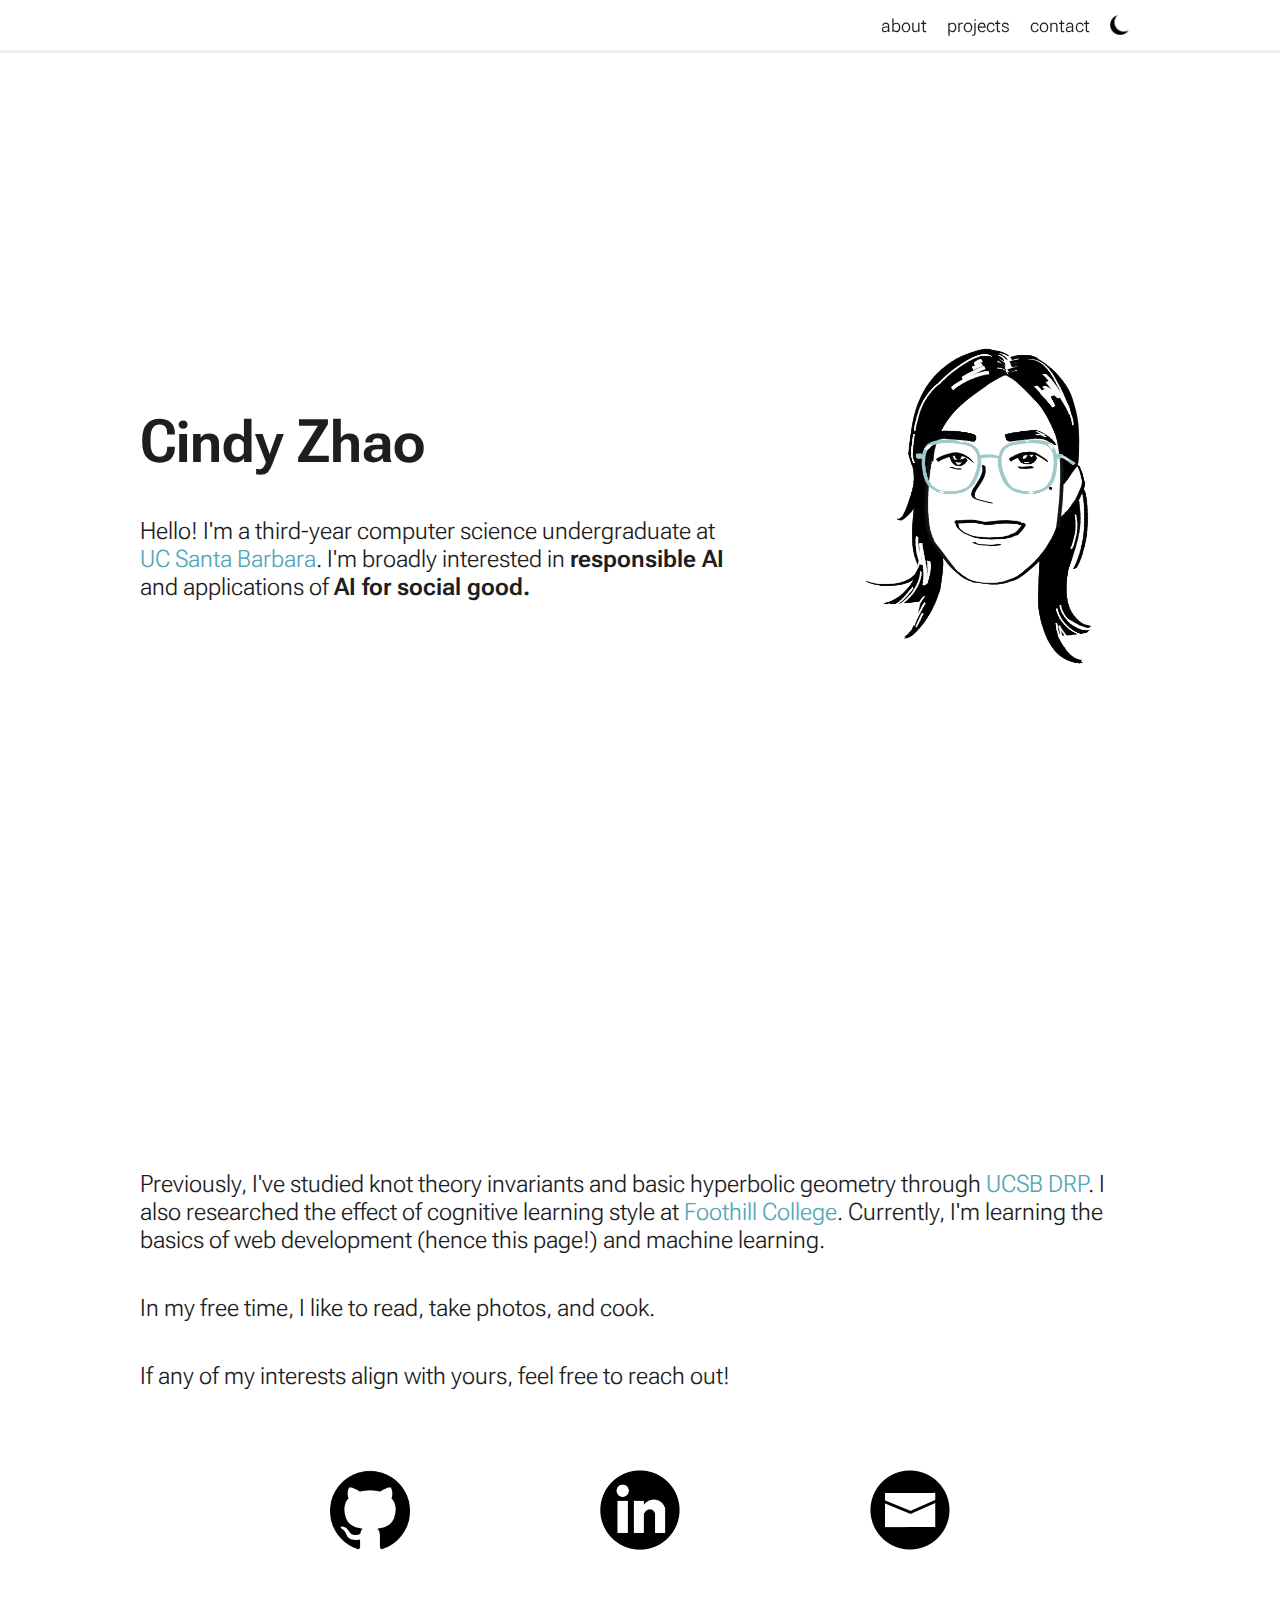
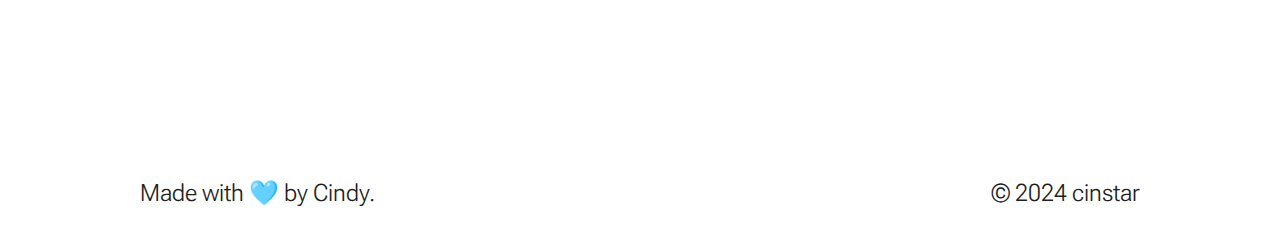
<file: index.html>
<!DOCTYPE html>
<html lang="en">
    <head>
        <meta charset="utf-8" />
        <meta name="viewport" content="width=device-width, initial-scale=1.0" />
        <link rel="stylesheet" href="styles.css" />
        <!-- start roboto flex font -->
        <link rel="preconnect" href="https://fonts.googleapis.com">
        <link rel="preconnect" href="https://fonts.gstatic.com" crossorigin>
        <link href="https://fonts.googleapis.com/css2?family=Roboto+Flex:opsz,wght@8..144,100..1000&display=swap" rel="stylesheet">
        <!-- end roboto flex font -->
        <title>Cindy Zhao</title>
        <script src="script.js"></script>
    </head>
    <body>
        <!-- start nav -->
        <navbar id="navbar">
            <div class="navbar-container">
                <ul class="nav-list">
                    <li>
                        <a class="nav-link" id="nav-about" href="#welcome-section">about</a>
                    </li>
                    <li>
                        <a class="nav-link" id="nav-projects" href="projects.html">projects</a>
                    </li>
                    <li>
                        <a class="nav-link" id="nav-contact" href="#contact">contact</a>
                    </li>
                    <li>
                        <a class="btn">
                            <img id="toggle" src="images/night-icon.png" />
                        </a>
                    </li>
                </ul>
            </div>
            <div class="progress-container">
                <div class="progress-bar" id="scroll-progress-bar"></div>
            </div>
        </navbar>
        <!-- end nav -->
        <!-- start welcome -->
        <section id="welcome-section">
            <div id="welcome-blurb">
                <h1 id="name">Cindy Zhao</h1>
                <p class="intro">Hello! I'm a third-year computer science undergraduate at <a class="text-links" href="https://www.cs.ucsb.edu/">UC Santa Barbara</a>. I'm broadly interested in <span class="bold">responsible AI</span> and applications of <span class="bold">AI for social good.</span></p>
            </div>
            <div id="welcome-image">
                <img id="pfp" src="images/pfp.png" alt="profile illustration"/>
            </div>
        </section>
        <!-- end welcome -->
        <!-- start contact -->
        <section id="contact">
            <div class="contact-blurb">
                <p>Previously, I've studied knot theory invariants and basic hyperbolic geometry through <a class="text-links" href="https://www.ucsbdrp.org/">UCSB DRP</a>. I also researched the effect of cognitive learning style at <a class="text-links" href="https://www.foothill.edu/">Foothill College</a>. Currently, I'm learning the basics of web development (hence this page!) and machine learning.</p>
                <p>In my free time, I like to read, take photos, and cook.</p>
                <p>If any of my interests align with yours, feel free to reach out!</p>
            </div>
            <div id="contact-links">
                <a id="profile-link" href="https://github.com/cinstar/" target="_blank" class="btn contact-details">
                    <img src="images/github_logo.png" alt="github logo" />
                </a>
                <a href="https://www.linkedin.com/in/cindyxzhao/" target="_blank" class="btn contact-details">
                    <img src="images/linkedin_icon_2.png" alt="LinkedIn logo" />
                </a>
                <a href="mailto:xintongzhao@ucsb.edu" class="btn contact-details">
                    <img src="images/email_button_2.png" alt="button with mail logo" />
                </a>
            </div>
        </section>
        <!-- end contact -->
        <!-- start footer -->
        <footer>
            <div class="made-with-love">
                <p>Made with 🩵 by Cindy.</p>
            </div>
            <div class="copyright">
                <p>© 2024 cinstar</p>
            </div>
        </footer>
        <!-- end footer -->
    </body>
</html>
</file>
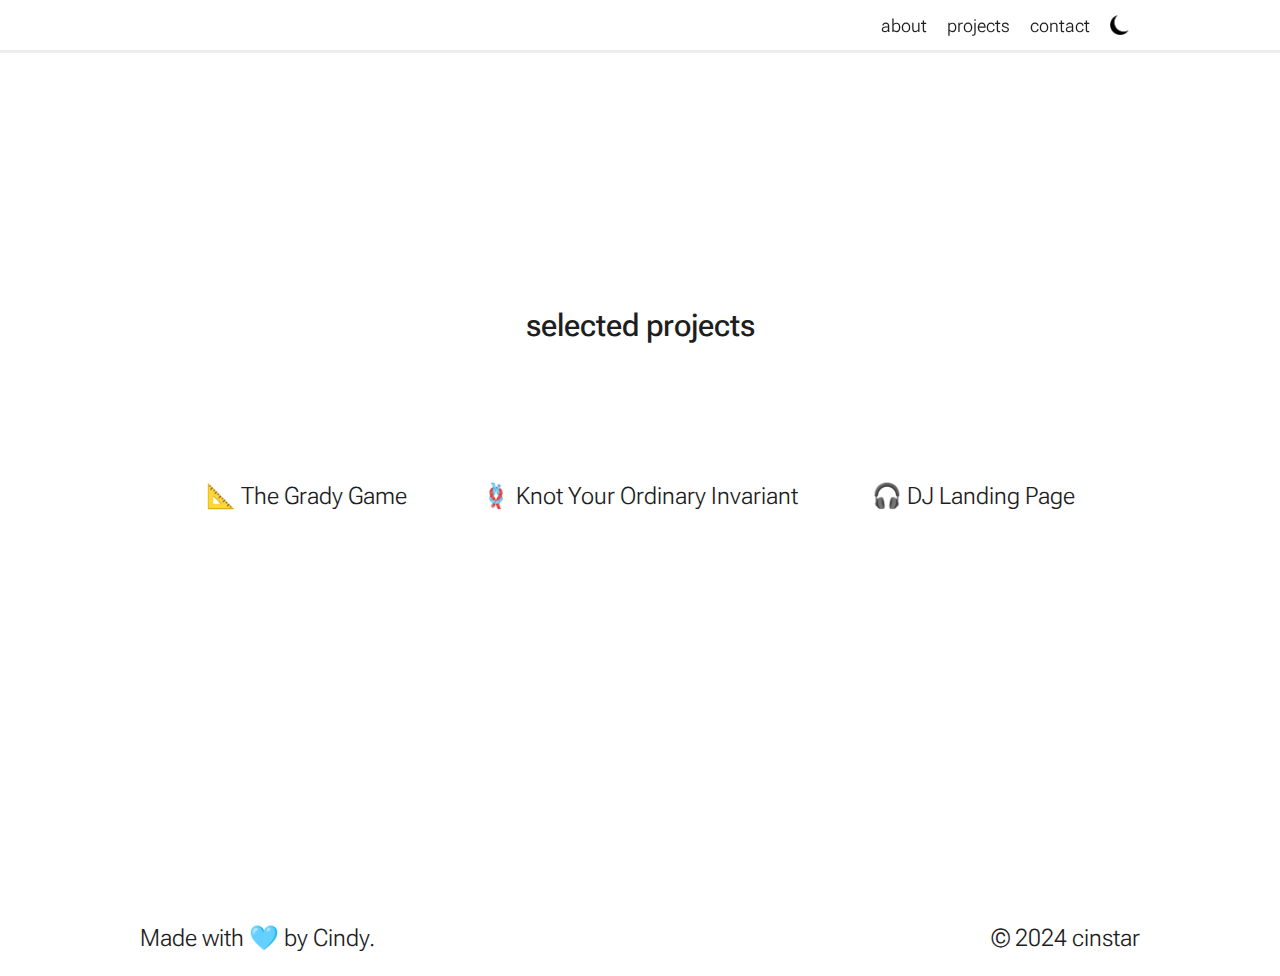
<file: projects.html>
<!DOCTYPE html>
<html lang="en">
    <head>
        <meta charset="utf-8" />
        <meta name="viewport" content="width=device-width, initial-scale=1.0" />
        <link rel="stylesheet" href="styles.css" />
        <!-- start roboto flex font -->
        <link rel="preconnect" href="https://fonts.googleapis.com">
        <link rel="preconnect" href="https://fonts.gstatic.com" crossorigin>
        <link href="https://fonts.googleapis.com/css2?family=Roboto+Flex:opsz,wght@8..144,100..1000&display=swap" rel="stylesheet">
        <!-- end roboto flex font -->
        <title>Cindy Zhao</title>
        <script src="script.js"></script>
    </head>
    <body>
        <!-- start nav -->
        <navbar id="navbar">
            <div class="navbar-container">
                <ul class="nav-list">
                    <li>
                        <a class="nav-link" id="nav-about" href="index.html#welcome-section">about</a>
                    </li>
                    <li>
                        <a class="nav-link" id="nav-projects" href="#projects">projects</a>
                    </li>
                    <li>
                        <a class="nav-link" id="nav-contact" href="index.html#contact">contact</a>
                    </li>
                    <li>
                        <a class="btn">
                            <img id="toggle" src="images/night-icon.png" />
                        </a>
                    </li>
                </ul>
            </div>
            <div class="progress-container">
                <div class="progress-bar" id="scroll-progress-bar"></div>
            </div>
        </navbar>
        <!-- end nav -->
        <!-- start projects -->
        <section id="projects">
            <div class="section-title">
                <h2>selected projects</h2>
            </div>
            <div class="project-grid">
                <a class="project-tile" id="grady" href="https://quests.nonlinearmedia.org/foothill/research/grady/grady.pdf">
                    <p class="project-name">📐 The Grady Game</p>
                </a>
                <a class="project-tile" id="knot" href="https://ucsbdrp.notion.site/Knot-Your-Ordinary-Invariant-4640c7cab81342c1a785498c21909e7d">
                    <!-- <img class="project-image" src="knot.png"/> -->
                    <p class="project-name">🪢 Knot Your Ordinary Invariant</p>
                </a>
                <a class="project-tile" id="dj" href="https://cinstar.github.io/webdev/">
                    <!-- <img class="project-image" src="dj.png"/> -->
                    <p class="project-name">🎧 DJ Landing Page</p>
                </a>
            </div>
        </section>
        <!-- end projects -->
        <!-- start footer -->
        <footer>
            <div class="made-with-love">
                <p>Made with 🩵 by Cindy.</p>
            </div>
            <div class="copyright">
                <p>© 2024 cinstar</p>
            </div>
        </footer>
        <!-- end footer -->
    </body>
</html>
</file>
<file: styles.css>
:root {
    --theme-color: rgb(83, 166, 185);
}

html {
    font-family: 'Roboto Flex', Helvetica, sans-serif;
    font-weight: 300;
    color: #1E1E1E;
    font-size: 10px;
    box-sizing: border-box;
}

body {
    width: 1000px;
    justify-content: center;
    margin: 0 auto;
    overflow-x: hidden;
}

.bold {
    font-weight: 600;
}

h2 {
    font-size: 3.2rem;
    font-weight: 500;
}

.text-links {
    font-size: 2.4rem;
    color: var(--theme-color);
}

/* begin navbar styling */

#navbar {
    background-color: rgba(255, 255, 255, 0.75);
    width: 100vw;
    height: 50px;
    align-items: center;
    padding-top: 5px;
    /* border: 1px solid black; */
    position: fixed;
    top: 0;
    left: 0;
    display: block;
    z-index: 1;
}

.navbar-container {
    width: 1000px;
    margin: 0 auto;
}

ul {
    display: flex;
    justify-content: right;
}

ul > li {
    list-style: none;
    margin: 0 10px;
}

a {
    text-decoration: none;
    color: #1E1E1E;
    font-size: 1.8rem;
}

.nav-link:hover {
    color: var(--theme-color);
    transition: 0.5s;
}

.btn:hover {
    filter: invert(61%) sepia(79%) saturate(280%) hue-rotate(144deg) brightness(84%) contrast(83%);
}

#toggle {
    width: 20px;
    object-fit: cover;
}

/* adds color to nav section the page is currently on */
.active {
    color: var(--theme-color);
}

/* the progress container (gray line) */
.progress-container {
    position: fixed;
    top: 50px;
    z-index: 1;
    width: 100%;
    width: 100%;
    height: 3px;
    background: #ccc5;
  }
  
/* scroll indicator bar */
.progress-bar {
    height: 3px;
    background: var(--theme-color);
    width: 0%;
}

/* end navbar styling */

/* begin welcome section styling */

#welcome-section {
    margin-top: 5vh;
    height: 100vh;
    display: flex;
    justify-content: center;
    align-items: center;
}

h1 {
    font-size: 6rem;
    font-weight: 600;
}

p {
    font-size: 2.4rem;
    width: 100%;
}

#welcome-blurb {
    margin-right: 100px;
}

#pfp {
    width: 300px;
}

/* end welcome section styling */

/* start projects section styling */

#projects {
    height: 100vh;
    display: flex;
    flex-direction: column;
    align-items: center;
    justify-content: center;
}

.project-grid {
    width: 1000px;
    margin: 0 auto;
    display: flex;
}

.project-tile {
    width: calc(100% / 3);
    /* margin: 20px; */
    height: 250px;
    display: flex;
    align-items: center;
    justify-content: center;
}

#grady:hover {
    color: transparent;
    background-image: url("images/grady-stats.png");
    background-repeat: no-repeat;
    background-size: cover;
    background-position: center;
    transition: 0.5s;
}

#knot:hover {
    color: transparent;
    background-image: url("images/knot.png");
    background-repeat: no-repeat;
    background-size: cover;
    background-position: center;
    transition: 0.5s;
}

#dj:hover {
    color: transparent;
    background-image: url("images/dj.png");
    background-repeat: no-repeat;
    background-size: cover;
    background-position: center;
    transition: 0.5s;
}

.project-image {
    object-fit: cover;
    width: 100%;
    height: 250px;
}

.project-name {
    text-align: center;
}

/* end projects section styling */

/* start contact section styling */

#contact {
    height: 90vh;
    display: flex;
    flex-direction: column;
    align-items: center;
    justify-content: center;
}

.contact-blurb p {
    margin-bottom: 40px;
}

.contact-blurb {
    margin-bottom: 40px;
}

#contact-links {
    width: 1000px;
    display: flex;
    flex-direction: row;
    justify-content: space-evenly;
}

.contact-details img {
    width: 15vw;
    max-width: 80px;
}

/* end contact section styling */

/* start footer section styling */

footer {
    display: block;
    justify-content: center;
    align-items: center;
}

.made-with-love {
    float: left;
}

.copyright {
    float: right;
}

/* end footer section styling */

/* start media query styling */

@media only screen and (max-width: 1100px) {
    body {
        width: 80%;
        min-width: 300px;
    }

    #navbar {
        width: 100%;
    }

    .navbar-container {
        width: 100%;
    }

    #projects {
        padding-top: 20vh;
    }

    .project-grid {
        flex-direction: column;
        align-items: center;
        margin: 0;
    }
    
    #contact {
        margin-top: 5vh;
    }
    
}

@media only screen and (max-width: 1000px) {
    #welcome-section {
        /* padding-top: 10px; */
        flex-direction: column-reverse;
        text-align: center;
    }

    #welcome-image {
        margin: -30px 0;
    }

    #name {
        margin: 0;
    }

    #welcome-blurb {
        margin: 0 auto;
    }

    #contact {
        padding-top: 10vh;
    }

    #contact-links {
        width: 80%;
        margin-bottom: 100px;
    }
}

@media only screen and (max-width: 700px) {
    /* #welcome-section {
        padding-top: 30px;
    } */
}

@media only screen and (max-width: 500px) {
    h1, h2 {
        font-size: 3.6rem;
    }
    
    .text-links, p {
        font-size: 1.8rem;
    }

    /* .contact-details img {
        width: 40px;
    } */
}

/* end media query styling */
</file>
